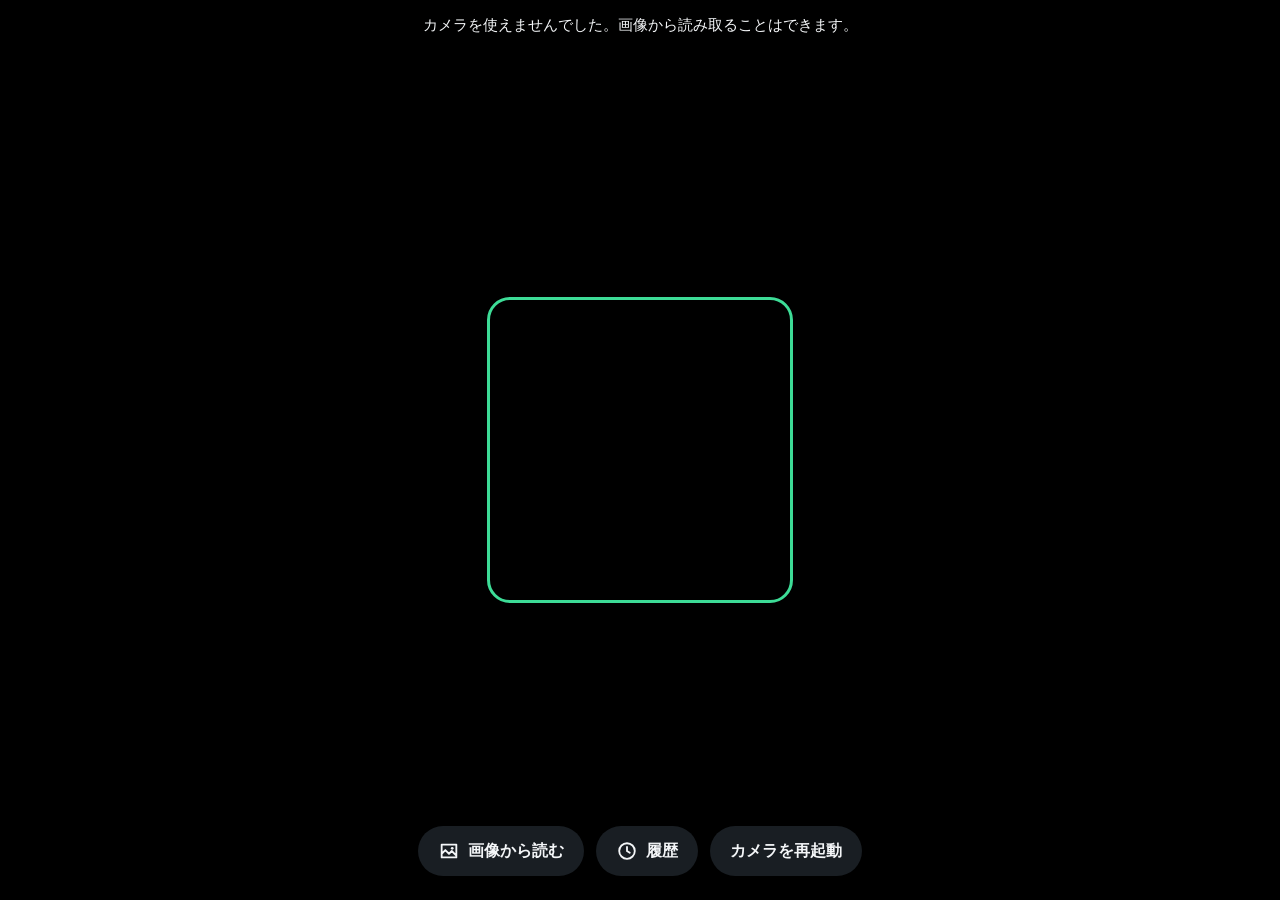
<file: index.html>
<!doctype html>
<html lang="ja">
<head>
<meta charset="utf-8">
<meta name="viewport" content="width=device-width, initial-scale=1, viewport-fit=cover">
<meta name="theme-color" content="#111418">
<title>QRリーダー</title>
<link rel="manifest" href="manifest.json">
<link rel="icon" href="icon.svg" type="image/svg+xml">
<link rel="apple-touch-icon" href="icons/icon-192.png">
<meta name="description" content="開くとすぐ読み取れる、シンプルなQRコードリーダー。履歴は端末内だけに保存します。">
<link rel="stylesheet" href="style.css">
</head>
<body>
<main id="scanner">
  <video id="video" playsinline muted autoplay></video>
  <div class="frame" aria-hidden="true"><span></span></div>
  <p id="status" class="status">カメラを起動しています…</p>
  <button id="torch" class="round torch" hidden aria-pressed="false" aria-label="ライト">
    <svg viewBox="0 0 24 24" aria-hidden="true"><path d="M8 2h8l-1.5 6H9.5z M9.5 8h5v4l-1.5 2v8h-2v-8l-1.5-2z" fill="none" stroke="currentColor" stroke-width="1.8" stroke-linejoin="round"/></svg>
    <span>ライト</span>
  </button>
  <div id="zoomBox" class="zoom" hidden>
    <span id="zoomLabel" class="zoom-label">1.0x</span>
    <input id="zoom" type="range" min="1" max="4" step="0.1" value="1" aria-label="ズーム">
  </div>
  <div class="bar">
    <label class="btn" for="file">
      <svg viewBox="0 0 24 24" aria-hidden="true"><path d="M4 5h16v14H4z M4 15l4-4 4 4 3-3 5 5" fill="none" stroke="currentColor" stroke-width="2" stroke-linejoin="round"/><circle cx="15.5" cy="9" r="1.5" fill="currentColor"/></svg>
      画像から読む
    </label>
    <input id="file" type="file" accept="image/*" hidden>
    <button id="openHistory" class="btn">
      <svg viewBox="0 0 24 24" aria-hidden="true"><circle cx="12" cy="12" r="8.5" fill="none" stroke="currentColor" stroke-width="2"/><path d="M12 7.5V12l3 2" fill="none" stroke="currentColor" stroke-width="2" stroke-linecap="round"/></svg>
      履歴
    </button>
    <button id="retry" class="btn" hidden>カメラを再起動</button>
  </div>
</main>

<section id="sheet" class="sheet" hidden aria-live="polite">
  <div class="sheet-inner">
    <p id="kind" class="kind"></p>
    <h2 id="title" class="title"></h2>
    <dl id="fields" class="fields"></dl>
    <div id="actions" class="actions"></div>
    <button id="close" class="link">続けてスキャン</button>
  </div>
</section>

<section id="history" class="history" hidden>
  <header class="history-head">
    <h2>履歴</h2>
    <button id="closeHistory" class="btn">閉じる</button>
  </header>
  <div class="history-tools">
    <button id="exportCsv" class="btn primary">CSVで保存</button>
    <button id="clearHistory" class="btn">すべて削除</button>
  </div>
  <p id="historyEmpty" class="empty">まだ履歴はありません。読み取った内容はここに残ります。</p>
  <ul id="historyList" class="history-list"></ul>
  <p class="policy"><a href="privacy.html">プライバシーポリシー</a></p>
</section>

<div id="toast" class="toast" hidden></div>
<canvas id="canvas" hidden></canvas>
<script src="jsQR.js"></script>
<script src="app.js"></script>
</body>
</html>
</file>
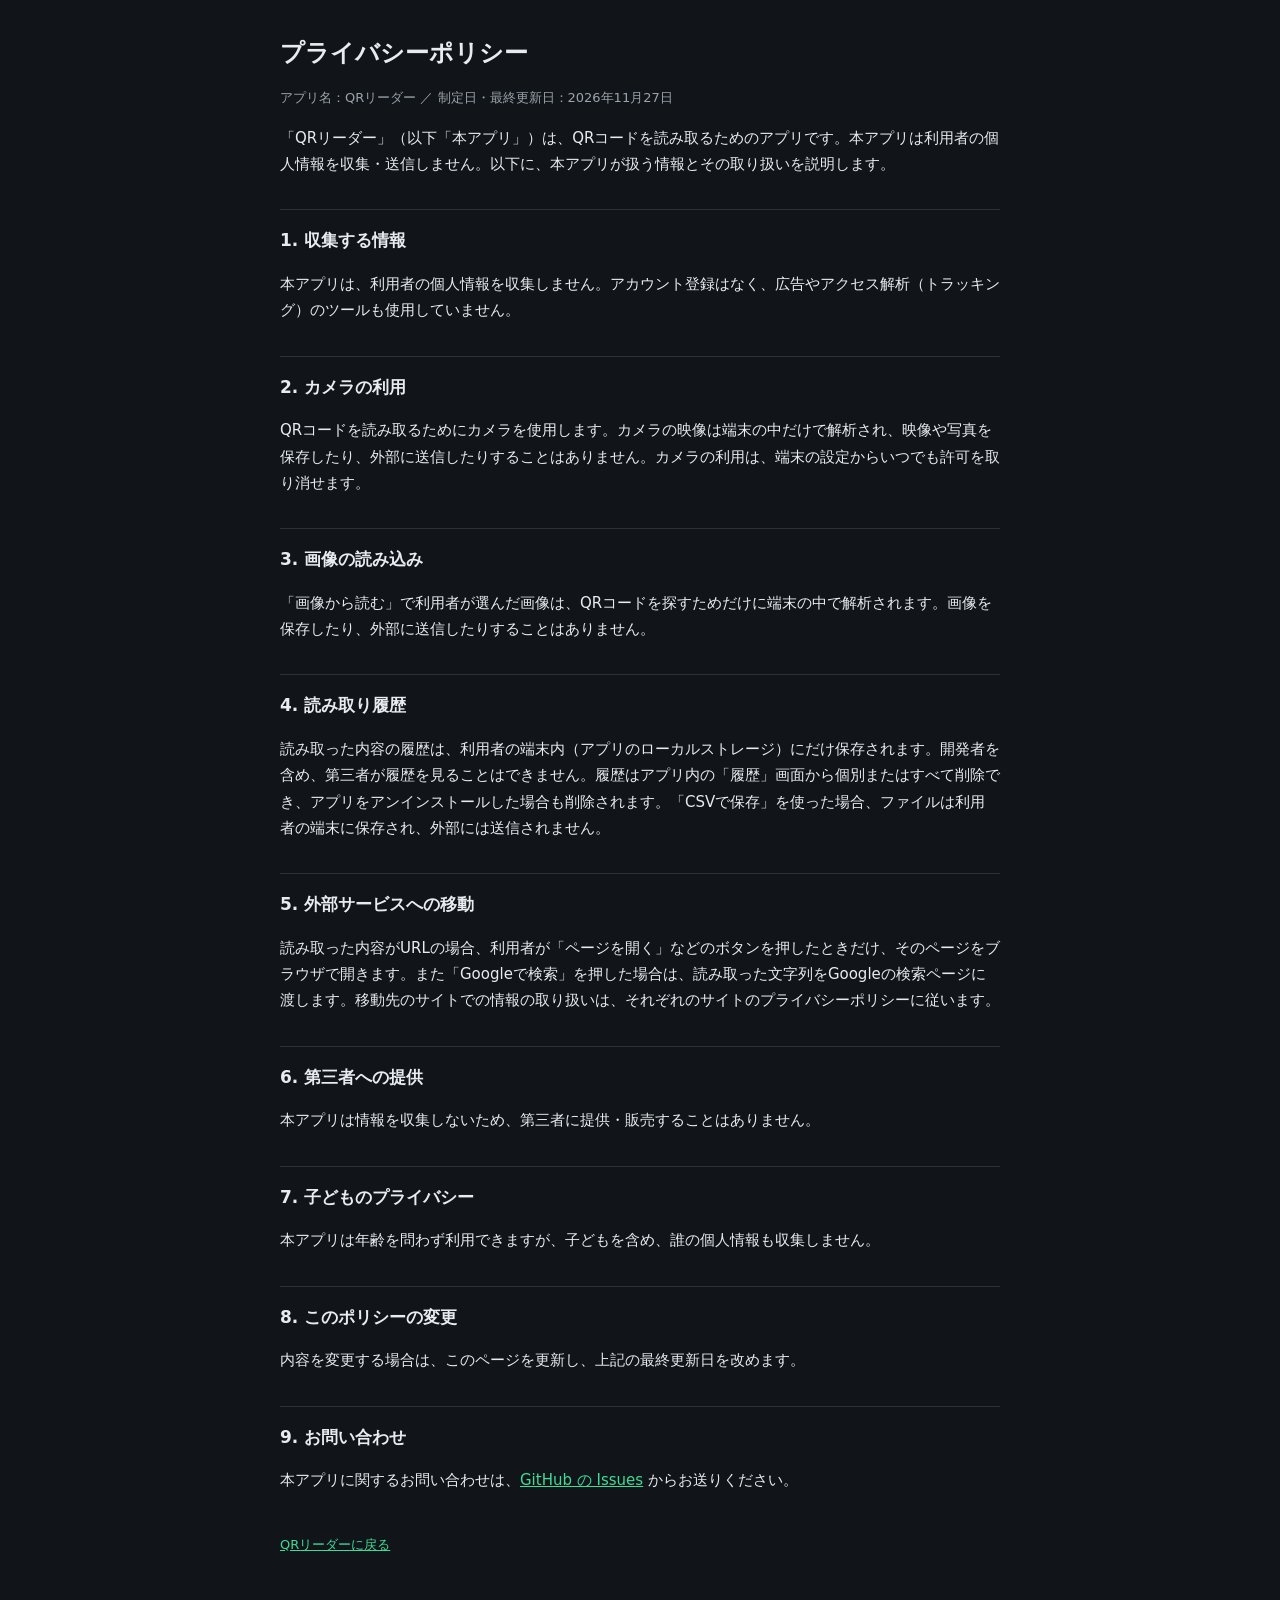
<file: privacy.html>
<!doctype html>
<html lang="ja">
<head>
<meta charset="utf-8">
<meta name="viewport" content="width=device-width, initial-scale=1">
<meta name="theme-color" content="#111418">
<title>プライバシーポリシー | QRリーダー</title>
<link rel="icon" href="icon.svg" type="image/svg+xml">
<style>
  :root { --bg:#111418; --fg:#e8ecef; --muted:#9aa4ad; --accent:#3ddc97; --line:#2a313a; }
  body { margin:0; background:var(--bg); color:var(--fg); font-family:system-ui,-apple-system,"Hiragino Sans","Noto Sans JP",sans-serif; line-height:1.75; }
  main { max-width:720px; margin:0 auto; padding:32px 16px 64px; }
  h1 { font-size:24px; margin:0 0 4px; }
  h2 { font-size:17px; margin:32px 0 8px; padding-top:16px; border-top:1px solid var(--line); }
  p, li { font-size:15px; }
  ul { padding-left:1.3em; }
  .muted { color:var(--muted); font-size:13px; }
  a { color:var(--accent); }
</style>
</head>
<body>
<main>
  <h1>プライバシーポリシー</h1>
  <p class="muted">アプリ名：QRリーダー ／ 制定日・最終更新日：2026年11月27日</p>

  <p>「QRリーダー」（以下「本アプリ」）は、QRコードを読み取るためのアプリです。本アプリは利用者の個人情報を収集・送信しません。以下に、本アプリが扱う情報とその取り扱いを説明します。</p>

  <h2>1. 収集する情報</h2>
  <p>本アプリは、利用者の個人情報を収集しません。アカウント登録はなく、広告やアクセス解析（トラッキング）のツールも使用していません。</p>

  <h2>2. カメラの利用</h2>
  <p>QRコードを読み取るためにカメラを使用します。カメラの映像は端末の中だけで解析され、映像や写真を保存したり、外部に送信したりすることはありません。カメラの利用は、端末の設定からいつでも許可を取り消せます。</p>

  <h2>3. 画像の読み込み</h2>
  <p>「画像から読む」で利用者が選んだ画像は、QRコードを探すためだけに端末の中で解析されます。画像を保存したり、外部に送信したりすることはありません。</p>

  <h2>4. 読み取り履歴</h2>
  <p>読み取った内容の履歴は、利用者の端末内（アプリのローカルストレージ）にだけ保存されます。開発者を含め、第三者が履歴を見ることはできません。履歴はアプリ内の「履歴」画面から個別またはすべて削除でき、アプリをアンインストールした場合も削除されます。「CSVで保存」を使った場合、ファイルは利用者の端末に保存され、外部には送信されません。</p>

  <h2>5. 外部サービスへの移動</h2>
  <p>読み取った内容がURLの場合、利用者が「ページを開く」などのボタンを押したときだけ、そのページをブラウザで開きます。また「Googleで検索」を押した場合は、読み取った文字列をGoogleの検索ページに渡します。移動先のサイトでの情報の取り扱いは、それぞれのサイトのプライバシーポリシーに従います。</p>

  <h2>6. 第三者への提供</h2>
  <p>本アプリは情報を収集しないため、第三者に提供・販売することはありません。</p>

  <h2>7. 子どものプライバシー</h2>
  <p>本アプリは年齢を問わず利用できますが、子どもを含め、誰の個人情報も収集しません。</p>

  <h2>8. このポリシーの変更</h2>
  <p>内容を変更する場合は、このページを更新し、上記の最終更新日を改めます。</p>

  <h2>9. お問い合わせ</h2>
  <p>本アプリに関するお問い合わせは、<a href="https://github.com/satton2020py/qr-reader/issues">GitHub の Issues</a> からお送りください。</p>

  <p class="muted" style="margin-top:40px"><a href="./">QRリーダーに戻る</a></p>
</main>
</body>
</html>
</file>
<file: style.css>
:root { --bg:#111418; --fg:#f4f6f8; --muted:#9aa4ae; --accent:#3ddc97; --card:#1c2127; --line:#2b323a; }
* { box-sizing:border-box; }
[hidden] { display:none !important; }
html, body { margin:0; height:100%; background:var(--bg); color:var(--fg);
  font-family: system-ui, -apple-system, "Hiragino Sans", "Noto Sans JP", sans-serif; }
#scanner { position:fixed; inset:0; overflow:hidden; }
#video { width:100%; height:100%; object-fit:cover; background:#000; }
.frame { position:absolute; inset:0; display:grid; place-items:center; pointer-events:none; }
.frame span { width:min(68vw, 300px); aspect-ratio:1; border-radius:20px;
  box-shadow:0 0 0 9999px rgba(0,0,0,.45); outline:3px solid var(--accent); }
.status { position:absolute; top:max(16px, env(safe-area-inset-top)); left:16px; right:16px; margin:0;
  text-align:center; font-size:15px; text-shadow:0 1px 3px #000; }
.bar { position:absolute; left:16px; right:16px; bottom:max(24px, env(safe-area-inset-bottom));
  display:flex; gap:12px; justify-content:center; }
.btn { display:inline-flex; align-items:center; gap:8px; padding:14px 20px; border-radius:999px; border:0;
  background:rgba(28,33,39,.92); color:var(--fg); font-size:16px; font-weight:600; cursor:pointer; white-space:nowrap; }
.btn svg { width:22px; height:22px; }
.btn.primary { background:var(--accent); color:#06281a; }
.sheet { position:fixed; inset:0; z-index:10; background:rgba(0,0,0,.5); display:flex; align-items:flex-end; }
.sheet[hidden] { display:none; }
.sheet-inner { width:100%; background:var(--card); border-radius:20px 20px 0 0;
  padding:20px 16px max(20px, env(safe-area-inset-bottom)); max-height:85vh; overflow:auto; }
.kind { margin:0 0 4px; color:var(--accent); font-size:13px; font-weight:700; letter-spacing:.04em; }
.title { margin:0 0 12px; font-size:18px; line-height:1.45; word-break:break-all; }
.fields { margin:0 0 16px; display:grid; grid-template-columns:auto 1fr; gap:8px 12px; }
.fields dt { color:var(--muted); font-size:14px; }
.fields dd { margin:0; font-size:15px; word-break:break-all; }
.actions { display:flex; flex-direction:column; gap:10px; }
.actions .btn { justify-content:center; width:100%; border:1px solid var(--line); }
.link { display:block; margin:14px auto 0; background:none; border:0; color:var(--muted); font-size:15px; padding:10px; }
.toast { position:fixed; z-index:20; left:50%; bottom:110px; transform:translateX(-50%); background:#000c; color:#fff;
  padding:10px 16px; border-radius:999px; font-size:14px; }
.toast[hidden] { display:none; }

.history { position:fixed; inset:0; background:var(--bg); overflow:auto;
  padding:max(16px, env(safe-area-inset-top)) 16px max(24px, env(safe-area-inset-bottom)); }
.history[hidden] { display:none; }
.history-head { display:flex; align-items:center; justify-content:space-between; margin-bottom:12px; }
.history-head h2 { margin:0; font-size:22px; }
.history-head .btn { padding:10px 16px; font-size:15px; border:1px solid var(--line); }
.history-tools { display:flex; gap:10px; margin-bottom:16px; }
.history-tools .btn { flex:1; justify-content:center; padding:12px; font-size:15px; border:1px solid var(--line); }
.history-tools .btn.danger { background:#5a1f24; border-color:#8a2f36; }
.history-tools .btn:disabled { opacity:.45; }
.empty { color:var(--muted); text-align:center; margin:48px 0; }
.empty[hidden] { display:none; }
.history-list { list-style:none; margin:0; padding:0; }
.history-list li button { width:100%; display:block; text-align:left; background:var(--card); color:var(--fg);
  border:1px solid var(--line); border-radius:14px; padding:12px 14px; margin-bottom:8px; cursor:pointer; font:inherit; }
.h-meta { display:flex; gap:8px; font-size:12px; color:var(--muted); margin-bottom:4px; }
.h-kind { color:var(--accent); font-weight:700; }
.h-title { font-size:15px; word-break:break-all; display:-webkit-box; -webkit-line-clamp:2; -webkit-box-orient:vertical; overflow:hidden; }
.actions .btn.danger { color:#ff8a8f; }

#video { transition: transform .15s ease-out; transform-origin: center; }
.round { position:absolute; top:max(56px, calc(env(safe-area-inset-top) + 40px)); right:16px; display:flex; flex-direction:column;
  align-items:center; gap:2px; width:64px; padding:10px 0 8px; border-radius:18px; border:0; background:rgba(28,33,39,.85);
  color:var(--fg); font-size:12px; font-weight:600; cursor:pointer; }
.round[hidden] { display:none; }
.round svg { width:26px; height:26px; }
.round[aria-pressed="true"] { background:#ffe066; color:#2b2200; }
.zoom { position:absolute; left:16px; right:16px; bottom:calc(max(24px, env(safe-area-inset-bottom)) + 68px);
  display:flex; align-items:center; gap:12px; padding:8px 14px; border-radius:999px; background:rgba(28,33,39,.8); }
.zoom[hidden] { display:none; }
.zoom-label { min-width:40px; font-size:14px; font-weight:700; font-variant-numeric:tabular-nums; }
.zoom input { flex:1; accent-color:var(--accent); height:28px; }
.policy { text-align:center; margin:24px 0 8px; font-size:13px; }
.policy a { color:var(--muted); }
</file>
